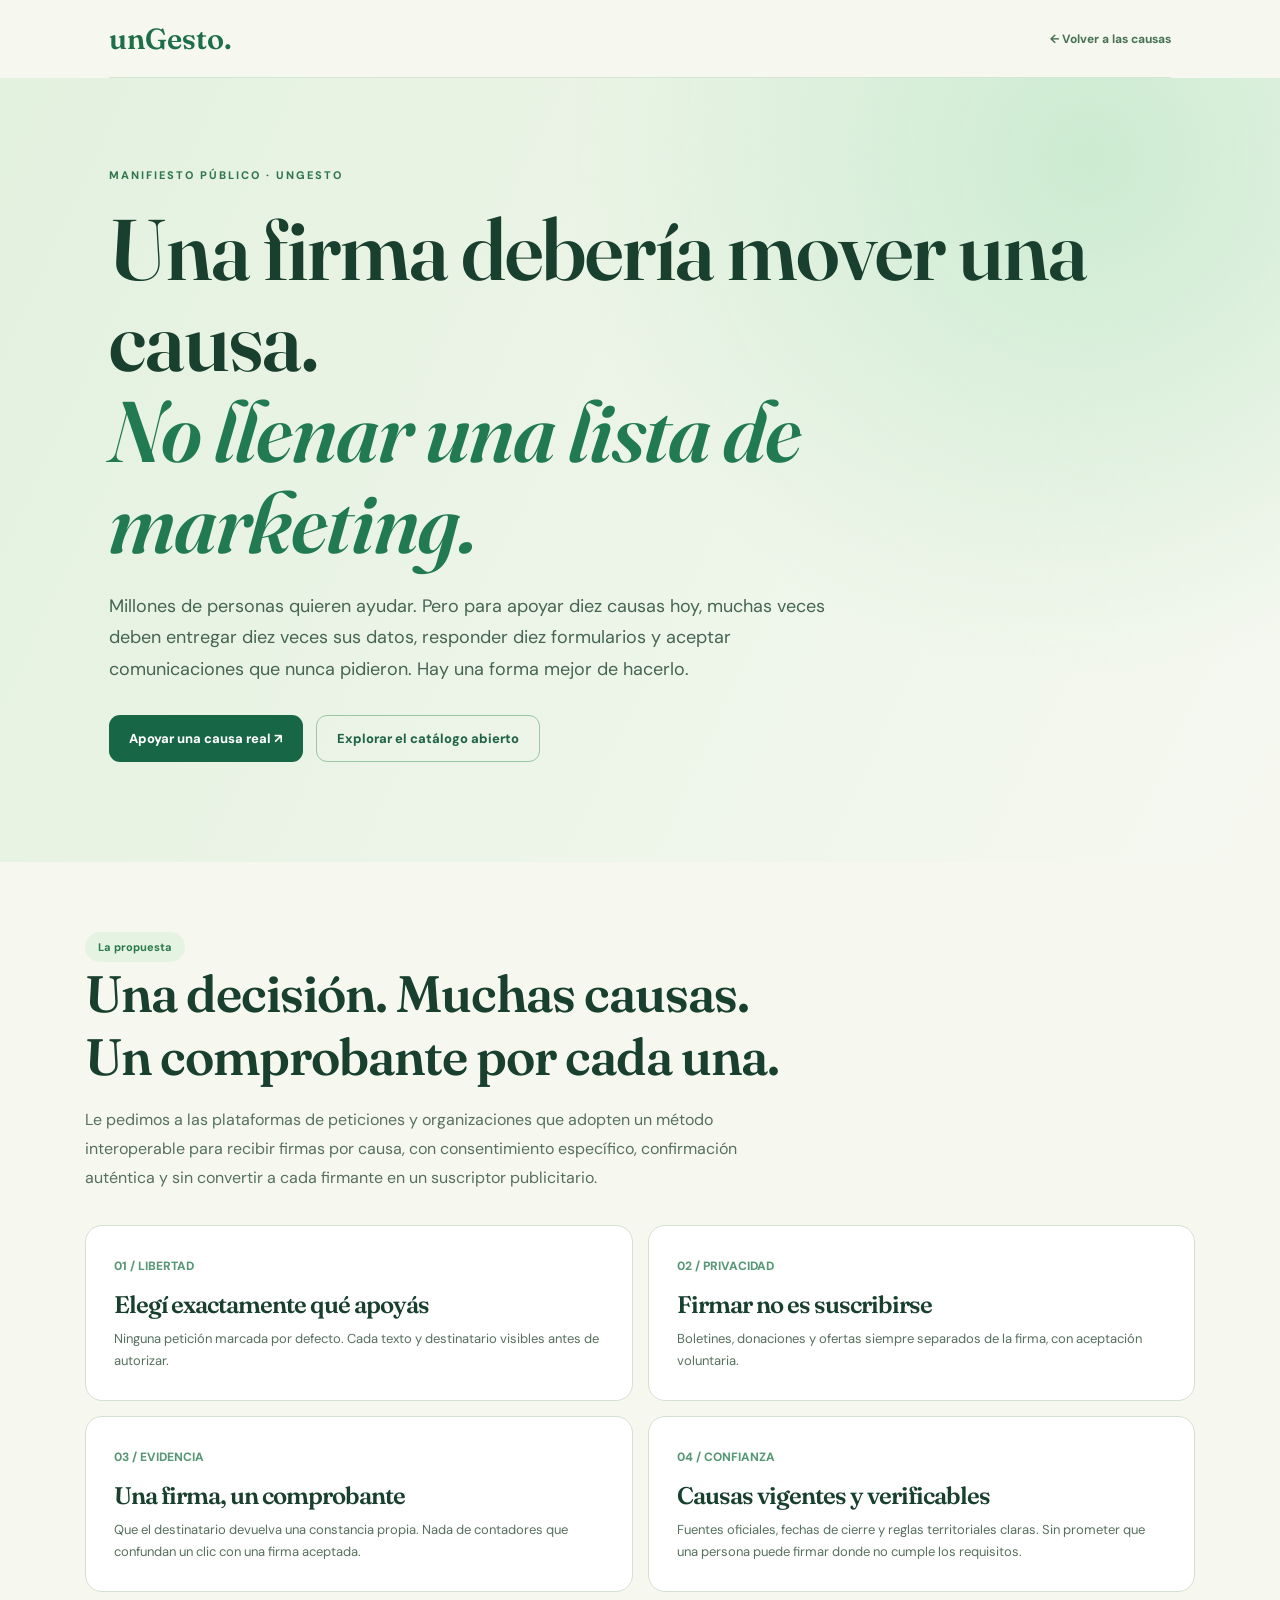
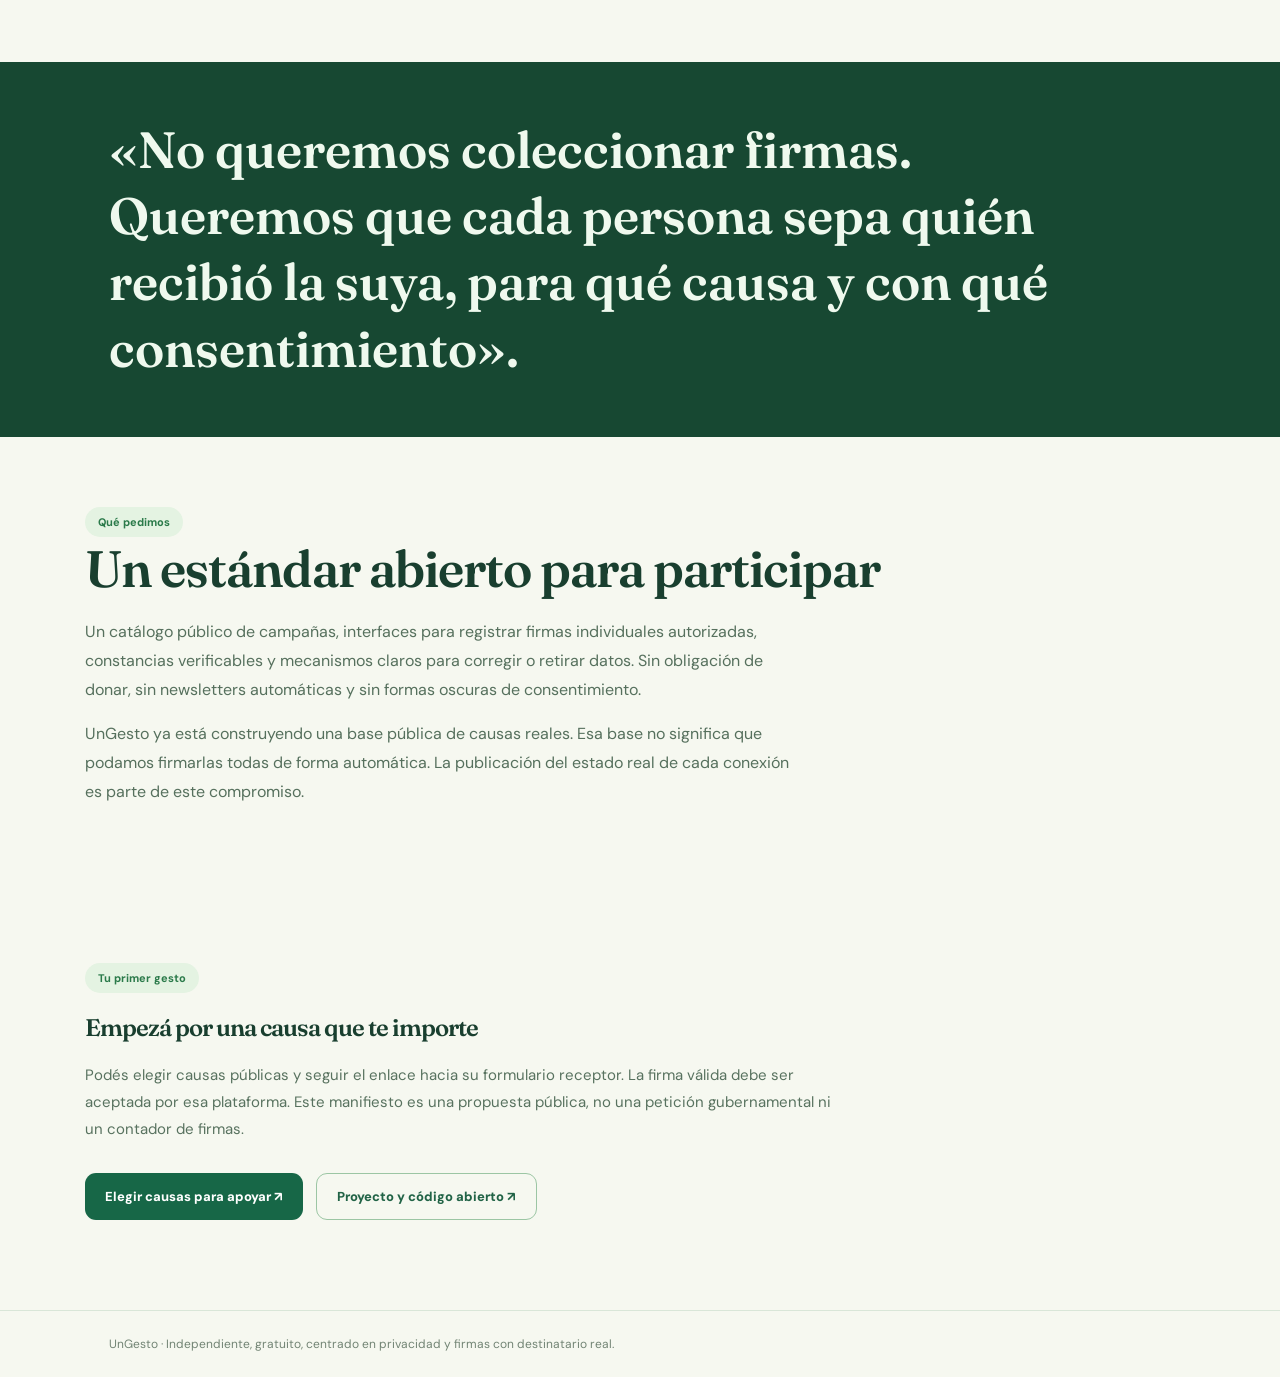
<file: public/manifiesto.html>
<!doctype html><html lang="es"><head><meta charset="utf-8"><meta name="viewport" content="width=device-width,initial-scale=1"><meta name="theme-color" content="#113c2b"><title>El manifiesto | UnGesto</title><meta name="description" content="Firmar una causa debería servir para algo. Nuestro manifiesto por peticiones verificables, privacidad y cero spam.">
<style>
@import url('https://fonts.googleapis.com/css2?family=DM+Sans:wght@400;500;600;700;800&family=Fraunces:opsz,wght@9..144,500;9..144,600&display=swap');
:root{font-family:'DM Sans',sans-serif;color:#193f2f;background:#f6f8f0}*{box-sizing:border-box}body{margin:0}a{color:inherit}.wrap{max-width:1110px;padding:0 24px;margin:auto}
nav{display:flex;justify-content:space-between;align-items:center;height:78px;border-bottom:1px solid #d4e6d4}nav a{text-decoration:none;font-weight:750}nav .brand{font:600 29px Fraunces,serif;color:#1e6e48}nav .back{font-size:12px;color:#497255}
.hero{padding:90px 0 100px;background:radial-gradient(circle at 85% 10%,#ccebd1 0,transparent 40%),linear-gradient(115deg,#e3f1df,#f6f8f0)}
.eyebrow{text-transform:uppercase;letter-spacing:2px;font-weight:800;font-size:11px;color:#31764e}
h1,h2,h3{font-family:Fraunces,Georgia,serif;font-weight:600;letter-spacing:-1px}h1{font-size:clamp(43px,7.3vw,86px);line-height:1.06;margin:22px 0;max-width:1000px}h1 em{font-style:italic;color:#217a52}
.hero p{font-size:18px;line-height:1.75;color:#456552;max-width:730px}
.actions{display:flex;gap:13px;flex-wrap:wrap;margin-top:30px}.button{display:inline-flex;align-items:center;padding:14px 20px;border-radius:11px;background:#176747;color:#fff;text-decoration:none;font-size:13px;font-weight:800}.button.secondary{background:transparent;border:1px solid #9cc6a4;color:#216346}
.ruler{border-top:1px solid #d8e4d4;margin:40px 0}section.block{padding:70px 0}.block h2{font-size:clamp(33px,4vw,52px);margin:0 0 18px}.block p{font-size:16px;color:#56705d;line-height:1.8;max-width:710px}
.grid{display:grid;grid-template-columns:repeat(2,1fr);gap:15px;margin-top:32px}.card{border:1px solid #d4e1d1;background:#fff;border-radius:17px;padding:28px}.num{color:#589776;font-weight:800;font-size:12px}.card h3{font-size:24px;margin:15px 0 9px}.card p{font-size:13px;margin:0;line-height:1.7}
.quote{padding:55px 0;background:#174832;color:#eff9ee}.quote blockquote{margin:0;font:600 clamp(29px,5vw,51px)/1.3 Fraunces,serif;max-width:960px}.bottom{padding:70px 0 90px}.bottom p{font-size:15px;color:#58725f;line-height:1.8;max-width:750px}.label{display:inline-flex;border-radius:99px;padding:8px 13px;font-size:11px;font-weight:750;background:#e4f3e2;color:#2b7a4a}
footer{border-top:1px solid #d9e6d8;padding:25px 0;font-size:12px;color:#728474}
@media(max-width:650px){.hero{padding:55px 0}.grid{grid-template-columns:1fr}.card{padding:21px}.block{padding:48px 0!important}}
</style></head><body>
<div class="wrap"><nav><a href="/" class="brand">unGesto.</a><a class="back" href="/">← Volver a las causas</a></nav></div>
<header class="hero"><div class="wrap">
<div class="eyebrow">MANIFIESTO PÚBLICO · UNGESTO</div>
<h1>Una firma debería mover una causa.<br><em>No llenar una lista de marketing.</em></h1>
<p>Millones de personas quieren ayudar. Pero para apoyar diez causas hoy, muchas veces deben entregar diez veces sus datos, responder diez formularios y aceptar comunicaciones que nunca pidieron. Hay una forma mejor de hacerlo.</p>
<div class="actions"><a class="button" href="/#choose">Apoyar una causa real ↗</a><a class="button secondary" href="/#biblioteca">Explorar el catálogo abierto</a></div>
</div></header>
<main>
<section class="block wrap"><span class="label">La propuesta</span><h2>Una decisión. Muchas causas.<br>Un comprobante por cada una.</h2><p>Le pedimos a las plataformas de peticiones y organizaciones que adopten un método interoperable para recibir firmas por causa, con consentimiento específico, confirmación auténtica y sin convertir a cada firmante en un suscriptor publicitario.</p>
<div class="grid">
<article class="card"><span class="num">01 / LIBERTAD</span><h3>Elegí exactamente qué apoyás</h3><p>Ninguna petición marcada por defecto. Cada texto y destinatario visibles antes de autorizar.</p></article>
<article class="card"><span class="num">02 / PRIVACIDAD</span><h3>Firmar no es suscribirse</h3><p>Boletines, donaciones y ofertas siempre separados de la firma, con aceptación voluntaria.</p></article>
<article class="card"><span class="num">03 / EVIDENCIA</span><h3>Una firma, un comprobante</h3><p>Que el destinatario devuelva una constancia propia. Nada de contadores que confundan un clic con una firma aceptada.</p></article>
<article class="card"><span class="num">04 / CONFIANZA</span><h3>Causas vigentes y verificables</h3><p>Fuentes oficiales, fechas de cierre y reglas territoriales claras. Sin prometer que una persona puede firmar donde no cumple los requisitos.</p></article>
</div></section>
<section class="quote"><div class="wrap"><blockquote>«No queremos coleccionar firmas. Queremos que cada persona sepa quién recibió la suya, para qué causa y con qué consentimiento».</blockquote></div></section>
<section class="block wrap"><span class="label">Qué pedimos</span><h2>Un estándar abierto para participar</h2><p>Un catálogo público de campañas, interfaces para registrar firmas individuales autorizadas, constancias verificables y mecanismos claros para corregir o retirar datos. Sin obligación de donar, sin newsletters automáticas y sin formas oscuras de consentimiento.</p><p>UnGesto ya está construyendo una base pública de causas reales. Esa base no significa que podamos firmarlas todas de forma automática. La publicación del estado real de cada conexión es parte de este compromiso.</p></section>
<section class="bottom wrap"><span class="label">Tu primer gesto</span><h2>Empezá por una causa que te importe</h2><p>Podés elegir causas públicas y seguir el enlace hacia su formulario receptor. La firma válida debe ser aceptada por esa plataforma. Este manifiesto es una propuesta pública, no una petición gubernamental ni un contador de firmas.</p><div class="actions"><a class="button" href="/#choose">Elegir causas para apoyar ↗</a><a class="button secondary" href="https://github.com/chrishotza/UnGesto-" target="_blank" rel="noopener noreferrer">Proyecto y código abierto ↗</a></div></section>
</main><footer><div class="wrap">UnGesto · Independiente, gratuito, centrado en privacidad y firmas con destinatario real.</div></footer>
</body></html>
</file>
